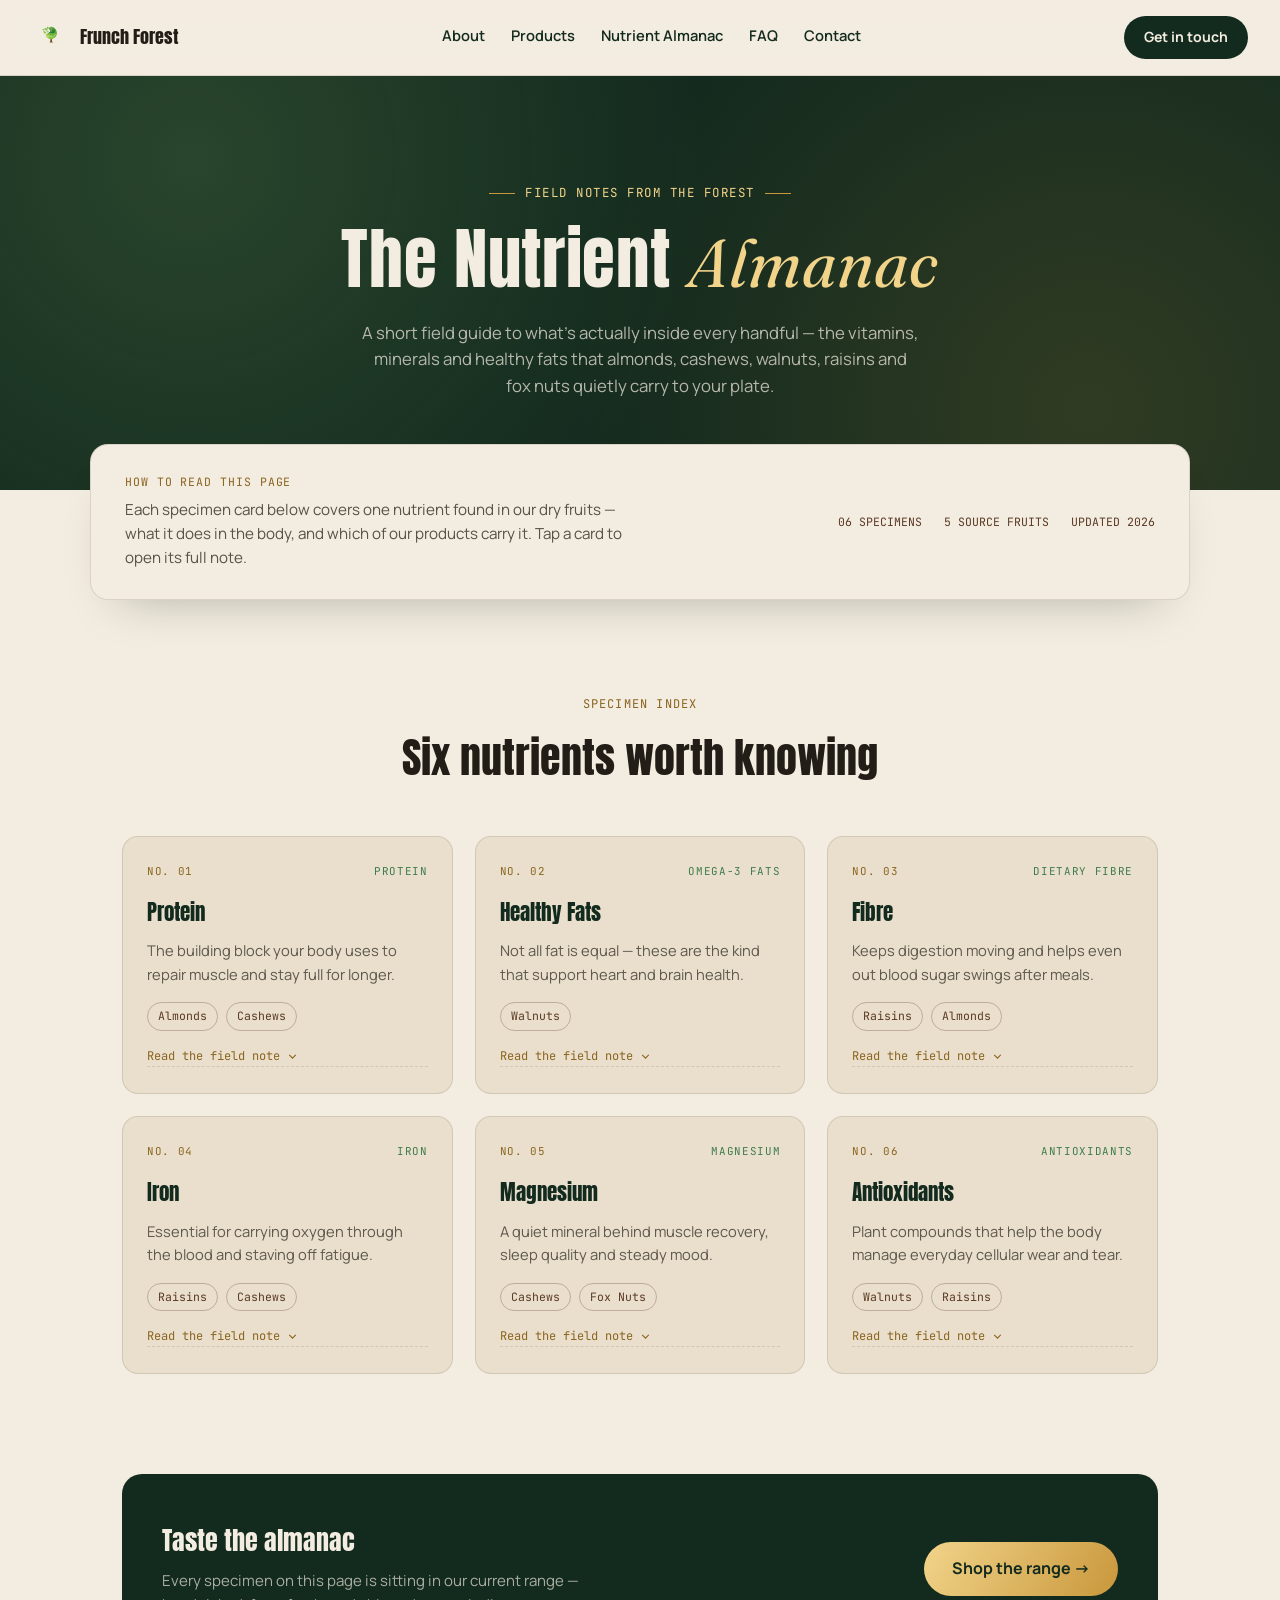
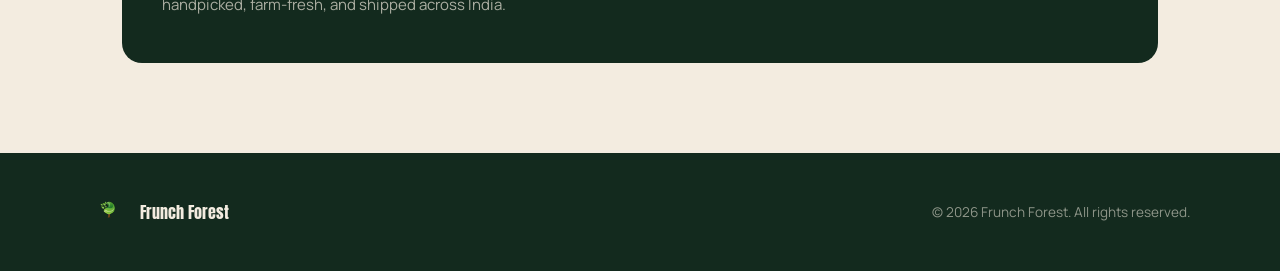
<file: blog.html>
<!DOCTYPE html>
<html lang="en">
<head>
<meta charset="UTF-8">
<meta name="viewport" content="width=device-width, initial-scale=1.0">
<meta name="theme-color" content="#F3ECE0">
<title>The Nutrient Almanac — Frunch Forest</title>
<link rel="preconnect" href="https://fonts.googleapis.com">
<link href="https://fonts.googleapis.com/css2?family=Anton&family=Fraunces:ital,opsz,wght@0,9..144,400;0,9..144,600;1,9..144,500&family=JetBrains+Mono:wght@400;600&family=Manrope:wght@400;500;600;700&display=swap" rel="stylesheet">
<style>
  :root{
    --forest-dark:#132A1E;
    --forest-mid:#3E7C4A;
    --forest-light:#8FBF6E;
    --parchment:#F3ECE0;
    --parchment-deep:#E9DFCC;
    --walnut:#5B3A24;
    --amber:#C9973B;
    --gold-1:#F1D48A;
    --gold-2:#C9973B;
    --gold-3:#8B6420;
    --ink:#221E17;
    --paper-line: rgba(34,30,23,0.12);
  }
  *{box-sizing:border-box; margin:0; padding:0;}
  html{scroll-behavior:smooth;}
  body{
    background:var(--parchment);
    color:var(--ink);
    font-family:'Manrope', sans-serif;
    line-height:1.6;
    overflow-x:hidden;
  }
  .mono{ font-family:'JetBrains Mono', monospace; }
  a{ color:inherit; }
  img{ max-width:100%; display:block; }

  /* ---------- header (matches main site) ---------- */
  header#siteHeader{
    position:sticky; top:0; z-index:50;
    background:rgba(243,236,224,0.92);
    backdrop-filter:blur(10px);
    border-bottom:1px solid var(--paper-line);
  }
  .nav{
    max-width:1280px; margin:0 auto; padding:16px 32px;
    display:flex; align-items:center; justify-content:space-between; gap:24px;
  }
  .nav-brand{ display:flex; align-items:center; gap:10px; font-family:'Anton', sans-serif; font-size:1.1rem; }
  .nav-brand img{ width:38px; height:38px; object-fit:contain; }
  .nav-links{ display:flex; gap:26px; flex-wrap:wrap; }
  .nav-links a{ text-decoration:none; font-size:0.92rem; font-weight:600; color:var(--forest-dark); position:relative; padding-bottom:2px; }
  .nav-links a::after{ content:""; position:absolute; left:0; bottom:-2px; width:0; height:2px; background:var(--amber); transition:width .25s ease; }
  .nav-links a:hover::after{ width:100%; }
  .nav-cta{
    background:var(--forest-dark); color:var(--parchment); text-decoration:none;
    padding:10px 20px; border-radius:100px; font-weight:700; font-size:0.88rem;
    white-space:nowrap; transition:transform .2s ease, background .2s ease;
  }
  .nav-cta:hover{ background:var(--gold-3); transform:translateY(-2px); }
  @media(max-width:860px){ .nav-links{ display:none; } }

  /* ---------- hero ---------- */
  .blog-hero{
    position:relative;
    background:var(--forest-dark);
    color:var(--parchment);
    padding:100px 32px 90px;
    overflow:hidden;
  }
  .blog-hero::before{
    content:"";
    position:absolute; inset:0;
    background-image:
      radial-gradient(circle at 15% 20%, rgba(143,191,110,0.18), transparent 45%),
      radial-gradient(circle at 85% 80%, rgba(201,151,59,0.16), transparent 45%);
    pointer-events:none;
  }
  .blog-hero-wrap{ max-width:820px; margin:0 auto; position:relative; z-index:1; text-align:center; }
  .blog-hero .eyebrow{
    display:inline-flex; align-items:center; gap:10px;
    font-family:'JetBrains Mono', monospace; font-size:0.78rem; letter-spacing:0.12em; text-transform:uppercase;
    color:var(--gold-1); margin-bottom:22px;
  }
  .blog-hero .eyebrow::before, .blog-hero .eyebrow::after{ content:""; width:26px; height:1px; background:var(--gold-2); }
  .blog-hero h1{
    font-family:'Anton', sans-serif; font-weight:400; letter-spacing:0.01em;
    font-size:clamp(2.4rem, 6vw, 4.2rem); line-height:1.02; margin-bottom:22px;
  }
  .blog-hero h1 em{ font-family:'Fraunces', serif; font-style:italic; font-weight:400; color:var(--gold-1); }
  .blog-hero p{ font-size:1.05rem; color:rgba(243,236,224,0.72); max-width:560px; margin:0 auto; }

  /* ---------- almanac intro strip ---------- */
  .almanac-note{
    max-width:1100px; margin:-46px auto 0; position:relative; z-index:2;
    background:var(--parchment); border:1px solid var(--paper-line);
    border-radius:18px; padding:28px 34px;
    display:flex; gap:28px; flex-wrap:wrap; align-items:center; justify-content:space-between;
    box-shadow:0 24px 50px -30px rgba(19,42,30,0.35);
  }
  .almanac-note .k{ font-family:'JetBrains Mono', monospace; font-size:0.72rem; text-transform:uppercase; letter-spacing:0.08em; color:var(--gold-3); display:block; margin-bottom:6px; }
  .almanac-note p{ max-width:520px; color:rgba(34,30,23,0.75); font-size:0.95rem; }
  .almanac-legend{ display:flex; gap:22px; flex-wrap:wrap; }
  .almanac-legend span{ font-family:'JetBrains Mono', monospace; font-size:0.72rem; color:var(--walnut); }

  /* ---------- specimen grid ---------- */
  .specimens{ max-width:1100px; margin:0 auto; padding:90px 32px 60px; }
  .specimens-head{ margin-bottom:44px; text-align:center; }
  .specimens-head span{ font-family:'JetBrains Mono', monospace; font-size:0.75rem; letter-spacing:0.1em; text-transform:uppercase; color:var(--gold-3); }
  .specimens-head h2{ font-family:'Anton', sans-serif; font-weight:400; font-size:clamp(1.8rem,4vw,2.6rem); margin-top:10px; }

  .specimen-grid{ display:grid; grid-template-columns:repeat(3, 1fr); gap:22px; }
  @media(max-width:920px){ .specimen-grid{ grid-template-columns:1fr 1fr; } }
  @media(max-width:620px){ .specimen-grid{ grid-template-columns:1fr; } }

  .specimen-card{
    background:var(--parchment-deep);
    border:1px solid var(--paper-line);
    border-radius:16px;
    padding:26px 24px;
    cursor:pointer;
    position:relative;
    transition:transform .3s ease, box-shadow .3s ease, border-color .3s ease;
  }
  .specimen-card:hover{ transform:translateY(-5px); box-shadow:0 20px 40px -28px rgba(19,42,30,0.4); border-color:rgba(201,151,59,0.5); }
  .specimen-tag{
    display:flex; justify-content:space-between; align-items:center;
    font-family:'JetBrains Mono', monospace; font-size:0.68rem; letter-spacing:0.06em; text-transform:uppercase;
    color:var(--forest-mid); margin-bottom:16px;
  }
  .specimen-tag .no{ color:var(--gold-3); }
  .specimen-card h3{ font-family:'Anton', sans-serif; font-weight:400; font-size:1.3rem; color:var(--forest-dark); margin-bottom:10px; }
  .specimen-card .lede{ font-size:0.92rem; color:rgba(34,30,23,0.7); margin-bottom:16px; }
  .specimen-sources{ display:flex; flex-wrap:wrap; gap:8px; margin-bottom:16px; }
  .specimen-sources span{
    font-size:0.72rem; font-family:'JetBrains Mono', monospace;
    border:1px solid rgba(91,58,36,0.3); color:var(--walnut);
    padding:4px 10px; border-radius:100px;
  }
  .specimen-note{
    max-height:0; overflow:hidden;
    transition:max-height .45s ease, margin-top .45s ease;
    font-size:0.9rem; color:rgba(34,30,23,0.78); border-top:1px dashed var(--paper-line);
  }
  .specimen-card.open .specimen-note{ max-height:220px; margin-top:14px; padding-top:14px; }
  .specimen-toggle{
    font-family:'JetBrains Mono', monospace; font-size:0.75rem; color:var(--gold-3);
    display:flex; align-items:center; gap:6px;
  }
  .specimen-toggle svg{ width:13px; height:13px; transition:transform .3s ease; }
  .specimen-card.open .specimen-toggle svg{ transform:rotate(180deg); }

  /* ---------- reveal on scroll ---------- */
  .reveal{ opacity:0; transform:translateY(24px); transition:opacity .7s ease, transform .7s ease; }
  .reveal.in{ opacity:1; transform:translateY(0); }

  /* ---------- closing cta ---------- */
  .blog-cta{
    max-width:1100px; margin:40px auto 90px; padding:0 32px;
  }
  .blog-cta-inner{
    background:var(--forest-dark); color:var(--parchment);
    border-radius:20px; padding:46px 40px;
    display:flex; align-items:center; justify-content:space-between; gap:28px; flex-wrap:wrap;
  }
  .blog-cta h3{ font-family:'Anton', sans-serif; font-weight:400; font-size:1.6rem; margin-bottom:8px; }
  .blog-cta p{ color:rgba(243,236,224,0.68); font-size:0.94rem; max-width:420px; }
  .blog-cta a{
    background:linear-gradient(120deg, var(--gold-1), var(--gold-2));
    color:var(--forest-dark); text-decoration:none; font-weight:700;
    padding:14px 28px; border-radius:100px; white-space:nowrap;
    transition:transform .2s ease;
  }
  .blog-cta a:hover{ transform:translateY(-2px); }

  /* ---------- footer (trimmed, matches main site) ---------- */
  footer{ background:var(--forest-dark); color:var(--parchment); padding:40px 32px; }
  .footer-wrap{ max-width:1100px; margin:0 auto; display:flex; justify-content:space-between; align-items:center; gap:20px; flex-wrap:wrap; }
  .footer-brand-mini{ display:flex; align-items:center; gap:12px; }
  .footer-brand-mini img{ width:38px; height:38px; object-fit:contain; }
  .footer-brand-mini span{ font-family:'Anton', sans-serif; font-size:1rem; }
  footer p{ color:rgba(243,236,224,0.55); font-size:0.85rem; }
</style>
</head>
<body>

<header id="siteHeader">
  <div class="nav">
    <div class="nav-brand">
      <img src="./image/logo.png" alt="Frunch Forest Logo">
      <span>Frunch Forest</span>
    </div>
    <nav class="nav-links">
      <a href="./index.html#about">About</a>
      <a href="./index.html#products">Products</a>
      <a href="./blog.html">Nutrient Almanac</a>
      <a href="./index.html#faq">FAQ</a>
      <a href="./index.html#contact">Contact</a>
    </nav>
    <a class="nav-cta" href="./index.html#contact">Get in touch</a>
  </div>
</header>

<section class="blog-hero">
  <div class="blog-hero-wrap">
    <span class="eyebrow">Field Notes From The Forest</span>
    <h1>The Nutrient <em>Almanac</em></h1>
    <p>A short field guide to what's actually inside every handful — the vitamins, minerals and healthy fats that almonds, cashews, walnuts, raisins and fox nuts quietly carry to your plate.</p>
  </div>
</section>

<div class="almanac-note reveal">
  <div>
    <span class="k">How to read this page</span>
    <p>Each specimen card below covers one nutrient found in our dry fruits — what it does in the body, and which of our products carry it. Tap a card to open its full note.</p>
  </div>
  <div class="almanac-legend">
    <span>06 SPECIMENS</span>
    <span>5 SOURCE FRUITS</span>
    <span>UPDATED 2026</span>
  </div>
</div>

<section class="specimens">
  <div class="specimens-head reveal">
    <span>Specimen Index</span>
    <h2>Six nutrients worth knowing</h2>
  </div>

  <div class="specimen-grid">

    <div class="specimen-card reveal" onclick="this.classList.toggle('open')">
      <div class="specimen-tag"><span class="no">NO. 01</span><span>PROTEIN</span></div>
      <h3>Protein</h3>
      <p class="lede">The building block your body uses to repair muscle and stay full for longer.</p>
      <div class="specimen-sources"><span>Almonds</span><span>Cashews</span></div>
      <div class="specimen-toggle">Read the field note <svg viewBox="0 0 24 24" fill="none" stroke="currentColor" stroke-width="2"><polyline points="6 9 12 15 18 9"></polyline></svg></div>
      <div class="specimen-note">
        <p>A small handful of almonds or cashews carries a meaningful dose of plant protein alongside fibre, which is why they curb hunger far better than a snack of refined carbs. Pair them with a fruit or yoghurt for a more complete amino acid profile.</p>
      </div>
    </div>

    <div class="specimen-card reveal" onclick="this.classList.toggle('open')">
      <div class="specimen-tag"><span class="no">NO. 02</span><span>OMEGA-3 FATS</span></div>
      <h3>Healthy Fats</h3>
      <p class="lede">Not all fat is equal — these are the kind that support heart and brain health.</p>
      <div class="specimen-sources"><span>Walnuts</span></div>
      <div class="specimen-toggle">Read the field note <svg viewBox="0 0 24 24" fill="none" stroke="currentColor" stroke-width="2"><polyline points="6 9 12 15 18 9"></polyline></svg></div>
      <div class="specimen-note">
        <p>Walnuts are one of the few plant sources with a genuinely useful amount of alpha-linolenic acid, a plant-based omega-3. Regularly including a few walnuts in the diet is commonly associated with better cholesterol balance and steadier energy through the day.</p>
      </div>
    </div>

    <div class="specimen-card reveal" onclick="this.classList.toggle('open')">
      <div class="specimen-tag"><span class="no">NO. 03</span><span>DIETARY FIBRE</span></div>
      <h3>Fibre</h3>
      <p class="lede">Keeps digestion moving and helps even out blood sugar swings after meals.</p>
      <div class="specimen-sources"><span>Raisins</span><span>Almonds</span></div>
      <div class="specimen-toggle">Read the field note <svg viewBox="0 0 24 24" fill="none" stroke="currentColor" stroke-width="2"><polyline points="6 9 12 15 18 9"></polyline></svg></div>
      <div class="specimen-note">
        <p>Because raisins concentrate the fibre of fresh grapes into a smaller bite, a small portion goes a long way toward daily fibre needs. Combined with almond skins, which carry their own fibre and antioxidants, this pairing is a simple way to support gut health.</p>
      </div>
    </div>

    <div class="specimen-card reveal" onclick="this.classList.toggle('open')">
      <div class="specimen-tag"><span class="no">NO. 04</span><span>IRON</span></div>
      <h3>Iron</h3>
      <p class="lede">Essential for carrying oxygen through the blood and staving off fatigue.</p>
      <div class="specimen-sources"><span>Raisins</span><span>Cashews</span></div>
      <div class="specimen-toggle">Read the field note <svg viewBox="0 0 24 24" fill="none" stroke="currentColor" stroke-width="2"><polyline points="6 9 12 15 18 9"></polyline></svg></div>
      <div class="specimen-note">
        <p>Raisins and cashews both carry non-heme iron, the plant-based form the body absorbs best when paired with vitamin C. A squeeze of lemon over a trail mix, or eating them alongside citrus, helps the body take up more of it.</p>
      </div>
    </div>

    <div class="specimen-card reveal" onclick="this.classList.toggle('open')">
      <div class="specimen-tag"><span class="no">NO. 05</span><span>MAGNESIUM</span></div>
      <h3>Magnesium</h3>
      <p class="lede">A quiet mineral behind muscle recovery, sleep quality and steady mood.</p>
      <div class="specimen-sources"><span>Cashews</span><span>Fox Nuts</span></div>
      <div class="specimen-toggle">Read the field note <svg viewBox="0 0 24 24" fill="none" stroke="currentColor" stroke-width="2"><polyline points="6 9 12 15 18 9"></polyline></svg></div>
      <div class="specimen-note">
        <p>Cashews are one of the more magnesium-dense nuts, and roasted fox nuts (makhana) add their own light, low-fat contribution. Together they make an easy evening snack that doesn't sit heavy before bed.</p>
      </div>
    </div>

    <div class="specimen-card reveal" onclick="this.classList.toggle('open')">
      <div class="specimen-tag"><span class="no">NO. 06</span><span>ANTIOXIDANTS</span></div>
      <h3>Antioxidants</h3>
      <p class="lede">Plant compounds that help the body manage everyday cellular wear and tear.</p>
      <div class="specimen-sources"><span>Walnuts</span><span>Raisins</span></div>
      <div class="specimen-toggle">Read the field note <svg viewBox="0 0 24 24" fill="none" stroke="currentColor" stroke-width="2"><polyline points="6 9 12 15 18 9"></polyline></svg></div>
      <div class="specimen-note">
        <p>The thin brown skin on a walnut and the dark skin of a raisin both concentrate polyphenols — so resist the urge to peel them. Left whole, both snacks do double duty as flavour and quiet cellular support.</p>
      </div>
    </div>

  </div>
</section>

<div class="blog-cta reveal">
  <div class="blog-cta-inner">
    <div>
      <h3>Taste the almanac</h3>
      <p>Every specimen on this page is sitting in our current range — handpicked, farm-fresh, and shipped across India.</p>
    </div>
    <a href="./index.html#products">Shop the range →</a>
  </div>
</div>

<footer>
  <div class="footer-wrap">
    <div class="footer-brand-mini">
      <img src="./image/logo.png" alt="Frunch Forest Logo">
      <span>Frunch Forest</span>
    </div>
    <p>© 2026 Frunch Forest. All rights reserved.</p>
  </div>
</footer>

<script>
  const revealEls = document.querySelectorAll('.reveal');
  const io = new IntersectionObserver((entries)=>{
    entries.forEach(e=>{ if(e.isIntersecting){ e.target.classList.add('in'); io.unobserve(e.target); } });
  }, { threshold:0.15 });
  revealEls.forEach(el=> io.observe(el));
</script>

</body>
</html>
</file>
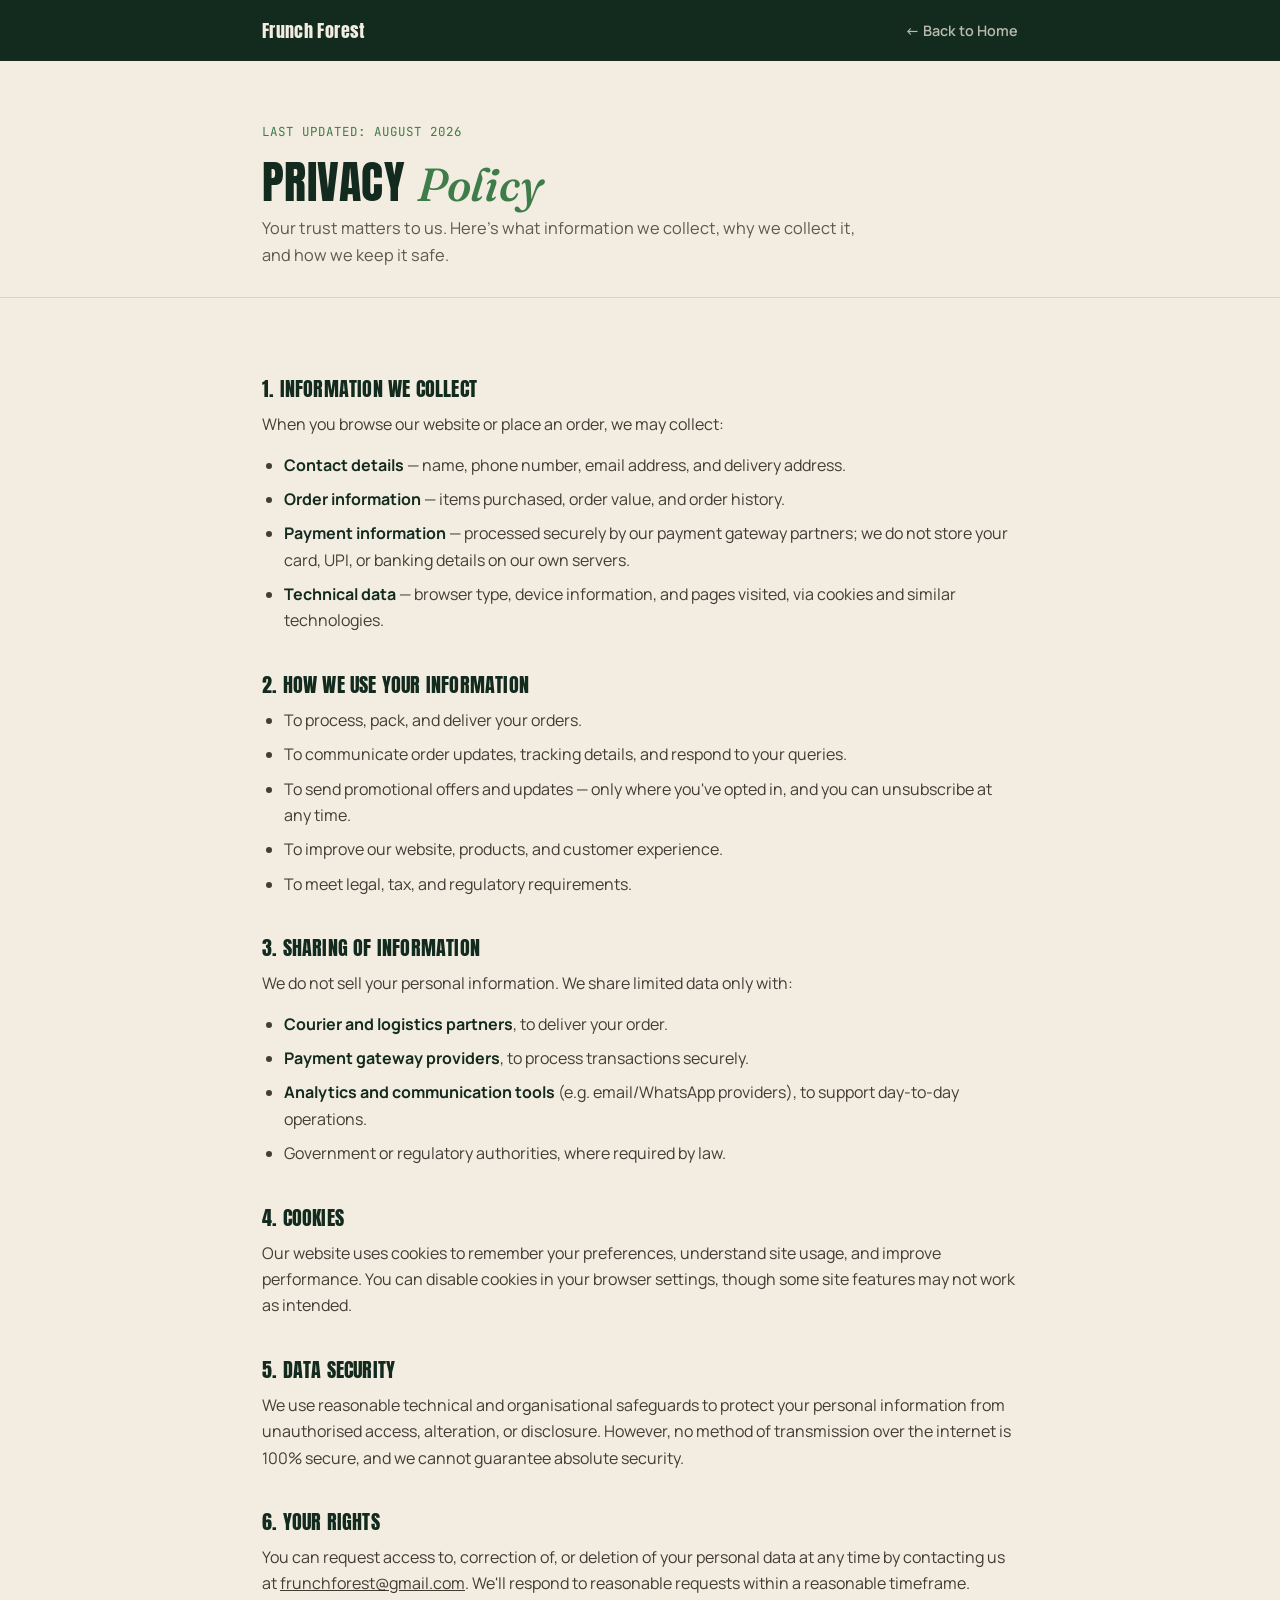
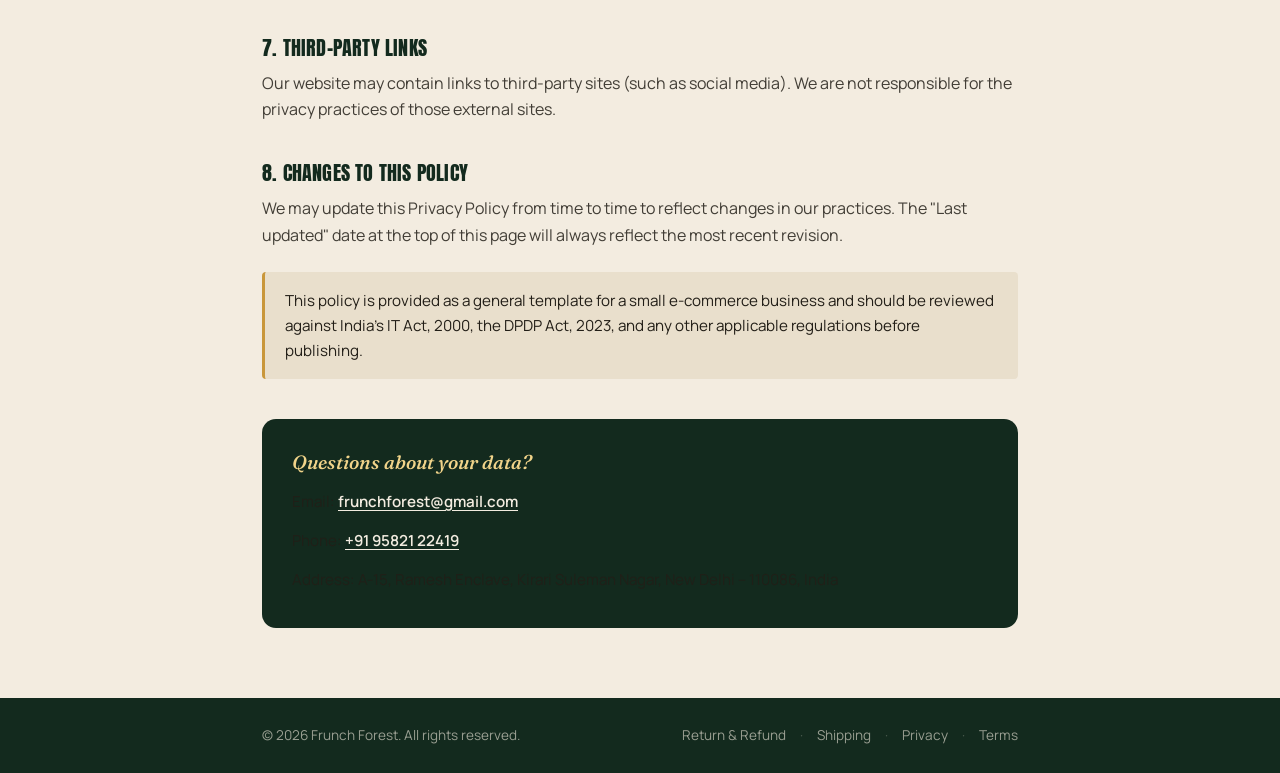
<file: privacy-policy.html>
<!DOCTYPE html>
<html lang="en">
<head>
<meta charset="UTF-8">
<meta name="viewport" content="width=device-width, initial-scale=1.0">
<meta name="theme-color" content="#F3ECE0">
<title>Privacy Policy — Frunch Forest</title>
<link rel="preconnect" href="https://fonts.googleapis.com">
<link href="https://fonts.googleapis.com/css2?family=Anton&family=Fraunces:ital,opsz,wght@0,9..144,400;0,9..144,600;1,9..144,500&family=JetBrains+Mono:wght@400;600&family=Manrope:wght@400;500;600;700&display=swap" rel="stylesheet">
<style>
  :root{
    --forest-dark:#132A1E; --forest-mid:#3E7C4A; --forest-light:#8FBF6E;
    --parchment:#F3ECE0; --parchment-deep:#E9DFCC; --walnut:#5B3A24;
    --amber:#C9973B; --gold-1:#F1D48A; --gold-2:#C9973B; --gold-3:#8B6420;
    --ink:#221E17; --paper-line: rgba(34,30,23,0.12);
  }
  *{box-sizing:border-box; margin:0; padding:0;}
  body{background:var(--parchment); color:var(--ink); font-family:'Manrope', sans-serif; line-height:1.65;}
  a{color:inherit;}
  .wrap{max-width:820px; margin:0 auto; padding:0 32px;}
  @media (max-width:640px){ .wrap{padding:0 20px;} }
  h1,h2{font-family:'Anton', sans-serif; font-weight:400; text-transform:uppercase; letter-spacing:0.01em; line-height:1.05; color:var(--forest-dark);}
  h1{font-size:clamp(2rem,5vw,2.9rem); margin-bottom:6px;}
  h2{font-size:1.25rem; margin:34px 0 12px; padding-top:6px;}
  .accent-serif{font-family:'Fraunces', serif; font-style:italic; font-weight:500; text-transform:none; letter-spacing:0; color:var(--forest-mid);}
  .mono{font-family:'JetBrains Mono', monospace;}

  .topbar{background:var(--forest-dark); padding:16px 0;}
  .topbar .wrap{display:flex; align-items:center; justify-content:space-between;}
  .brand{display:flex; align-items:center; gap:10px; text-decoration:none; color:var(--parchment);}
  .brand .name{font-family:'Anton', sans-serif; font-size:1.1rem; letter-spacing:0.02em;}
  .back-link{color:rgba(243,236,224,0.75); text-decoration:none; font-size:0.9rem; font-weight:600; display:flex; align-items:center; gap:6px; transition:color .2s ease;}
  .back-link:hover{color:var(--gold-1);}

  .policy-hero{padding:56px 0 28px; border-bottom:1px solid var(--paper-line);}
  .policy-hero .updated{font-family:'JetBrains Mono', monospace; font-size:0.78rem; text-transform:uppercase; letter-spacing:0.08em; color:var(--forest-mid); margin-bottom:14px; display:inline-block;}
  .policy-hero p.lede{max-width:60ch; color:rgba(34,30,23,0.72); font-size:1.02rem;}

  .policy-body{padding:40px 0 70px;}
  .policy-body p{margin-bottom:14px; color:rgba(34,30,23,0.85);}
  .policy-body ul{margin:0 0 18px 22px;}
  .policy-body li{margin-bottom:8px; color:rgba(34,30,23,0.85);}
  .policy-body strong{color:var(--forest-dark);}
  .note-box{background:var(--parchment-deep); border-left:3px solid var(--amber); padding:16px 20px; border-radius:4px; margin:24px 0; font-size:0.95rem;}

  .contact-box{background:var(--forest-dark); color:var(--parchment); border-radius:14px; padding:28px 30px; margin-top:40px;}
  .contact-box h3{font-family:'Fraunces', serif; font-style:italic; font-weight:500; font-size:1.2rem; margin-bottom:10px; color:var(--gold-1);}
  .contact-box a{color:var(--parchment); font-weight:600; text-decoration:underline; text-underline-offset:3px;}
  .contact-box ul{list-style:none; margin:0; display:flex; flex-direction:column; gap:6px; font-size:0.95rem;}

  footer.mini-footer{background:var(--forest-dark); color:rgba(243,236,224,0.6); padding:26px 0; font-size:0.85rem;}
  footer.mini-footer .wrap{display:flex; align-items:center; justify-content:space-between; flex-wrap:wrap; gap:10px;}
  footer.mini-footer a{color:rgba(243,236,224,0.6); text-decoration:none;}
  footer.mini-footer a:hover{color:var(--gold-1);}
  footer.mini-footer .legal-links{display:flex; gap:14px; flex-wrap:wrap;}
  footer.mini-footer .legal-links span{color:rgba(243,236,224,0.25);}
</style>
</head>
<body>

<div class="topbar">
  <div class="wrap">
    <a class="brand" href="./index.html"><span class="name">Frunch Forest</span></a>
    <a class="back-link" href="./index.html">← Back to Home</a>
  </div>
</div>

<section class="policy-hero">
  <div class="wrap">
    <span class="updated mono">Last updated: August 2026</span>
    <h1>Privacy <span class="accent-serif">Policy</span></h1>
    <p class="lede">Your trust matters to us. Here's what information we collect, why we collect it, and how we keep it safe.</p>
  </div>
</section>

<section class="policy-body">
  <div class="wrap">

    <h2>1. Information We Collect</h2>
    <p>When you browse our website or place an order, we may collect:</p>
    <ul>
      <li><strong>Contact details</strong> — name, phone number, email address, and delivery address.</li>
      <li><strong>Order information</strong> — items purchased, order value, and order history.</li>
      <li><strong>Payment information</strong> — processed securely by our payment gateway partners; we do not store your card, UPI, or banking details on our own servers.</li>
      <li><strong>Technical data</strong> — browser type, device information, and pages visited, via cookies and similar technologies.</li>
    </ul>

    <h2>2. How We Use Your Information</h2>
    <ul>
      <li>To process, pack, and deliver your orders.</li>
      <li>To communicate order updates, tracking details, and respond to your queries.</li>
      <li>To send promotional offers and updates — only where you've opted in, and you can unsubscribe at any time.</li>
      <li>To improve our website, products, and customer experience.</li>
      <li>To meet legal, tax, and regulatory requirements.</li>
    </ul>

    <h2>3. Sharing of Information</h2>
    <p>We do not sell your personal information. We share limited data only with:</p>
    <ul>
      <li><strong>Courier and logistics partners</strong>, to deliver your order.</li>
      <li><strong>Payment gateway providers</strong>, to process transactions securely.</li>
      <li><strong>Analytics and communication tools</strong> (e.g. email/WhatsApp providers), to support day-to-day operations.</li>
      <li>Government or regulatory authorities, where required by law.</li>
    </ul>

    <h2>4. Cookies</h2>
    <p>Our website uses cookies to remember your preferences, understand site usage, and improve performance. You can disable cookies in your browser settings, though some site features may not work as intended.</p>

    <h2>5. Data Security</h2>
    <p>We use reasonable technical and organisational safeguards to protect your personal information from unauthorised access, alteration, or disclosure. However, no method of transmission over the internet is 100% secure, and we cannot guarantee absolute security.</p>

    <h2>6. Your Rights</h2>
    <p>You can request access to, correction of, or deletion of your personal data at any time by contacting us at <a href="mailto:frunchforest@gmail.com">frunchforest@gmail.com</a>. We'll respond to reasonable requests within a reasonable timeframe.</p>

    <h2>7. Third-Party Links</h2>
    <p>Our website may contain links to third-party sites (such as social media). We are not responsible for the privacy practices of those external sites.</p>

    <h2>8. Changes to This Policy</h2>
    <p>We may update this Privacy Policy from time to time to reflect changes in our practices. The "Last updated" date at the top of this page will always reflect the most recent revision.</p>

    <div class="note-box">This policy is provided as a general template for a small e-commerce business and should be reviewed against India's IT Act, 2000, the DPDP Act, 2023, and any other applicable regulations before publishing.</div>

    <div class="contact-box">
      <h3>Questions about your data?</h3>
      <ul>
        <li>Email: <a href="mailto:frunchforest@gmail.com">frunchforest@gmail.com</a></li>
        <li>Phone: <a href="tel:+919582122419">+91 95821 22419</a></li>
        <li>Address: A-15, Ramesh Enclave, Kirari Suleman Nagar, New Delhi – 110086, India</li>
      </ul>
    </div>

  </div>
</section>

<footer class="mini-footer">
  <div class="wrap">
    <span>© 2026 Frunch Forest. All rights reserved.</span>
    <span class="legal-links">
      <a href="./return-refund-policy.html">Return &amp; Refund</a><span>·</span>
      <a href="./shipping-policy.html">Shipping</a><span>·</span>
      <a href="./privacy-policy.html">Privacy</a><span>·</span>
      <a href="./terms-and-conditions.html">Terms</a>
    </span>
  </div>
</footer>

</body>
</html>
</file>
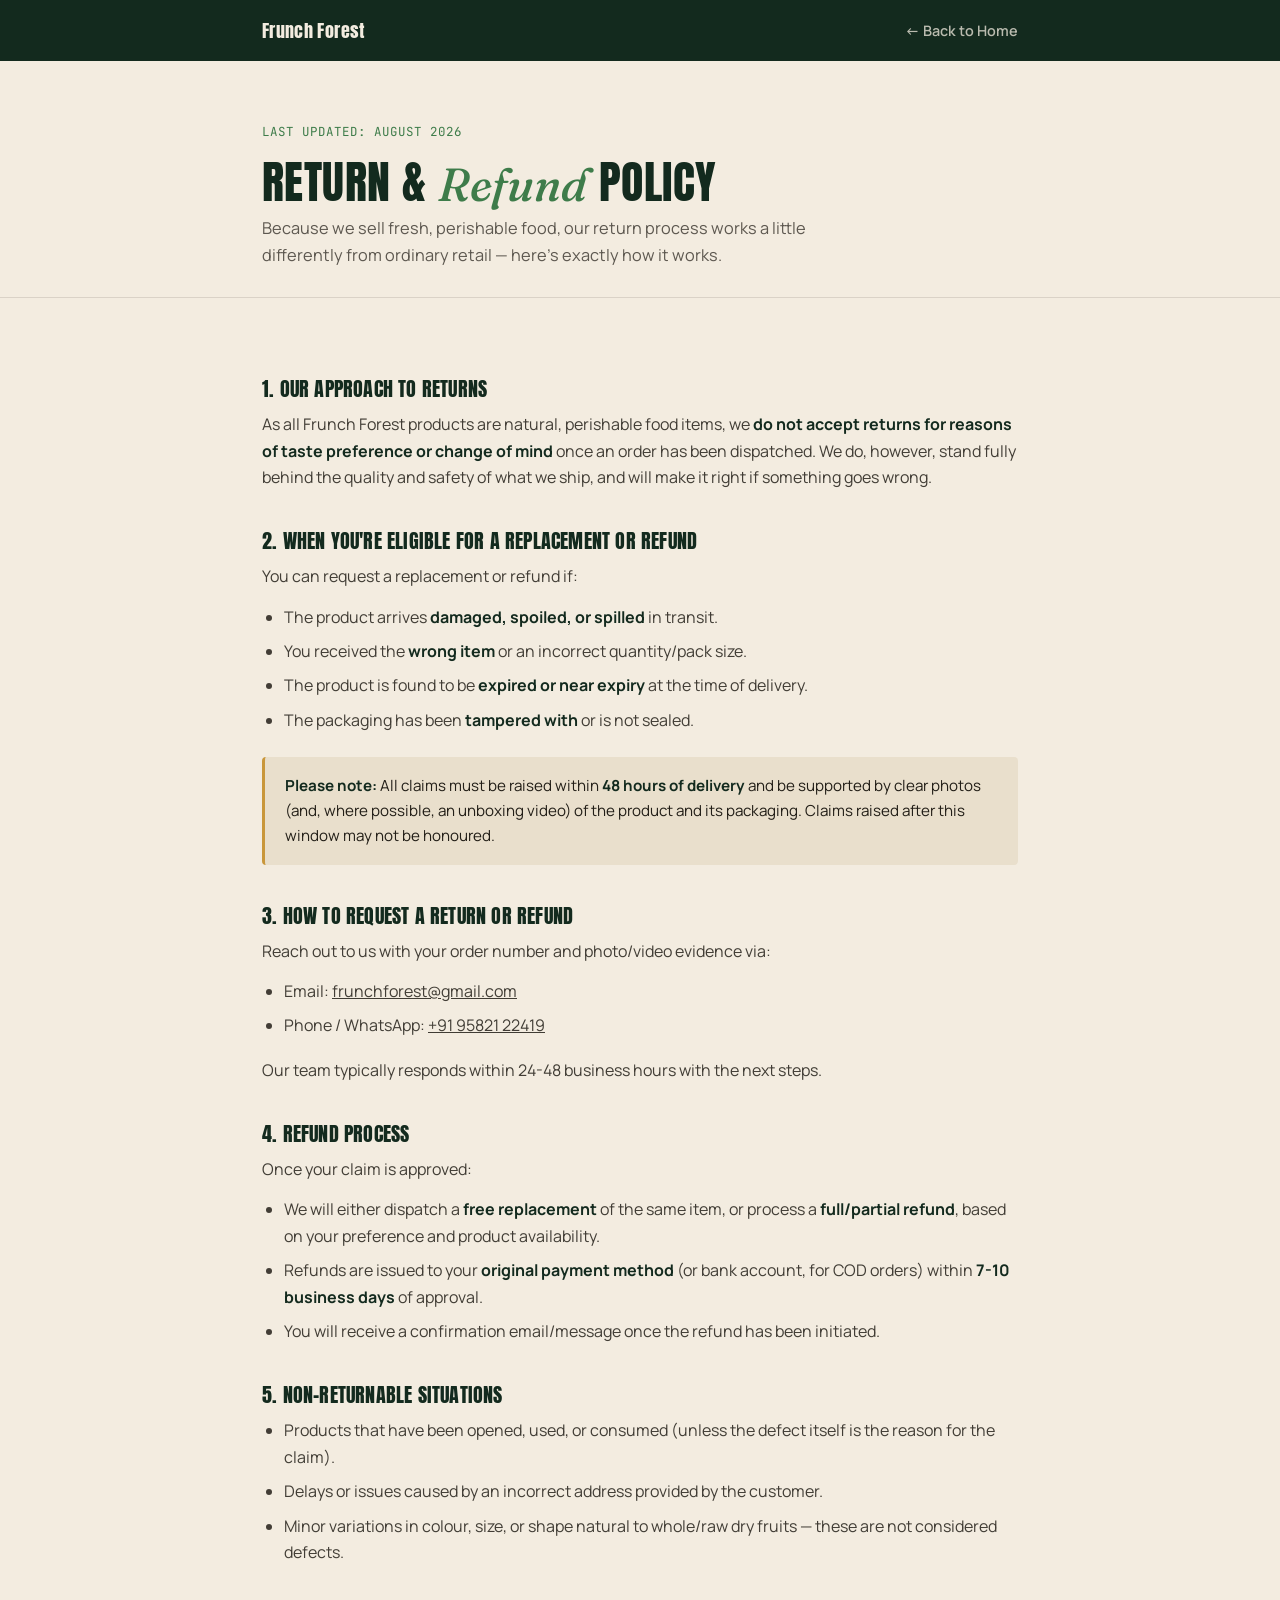
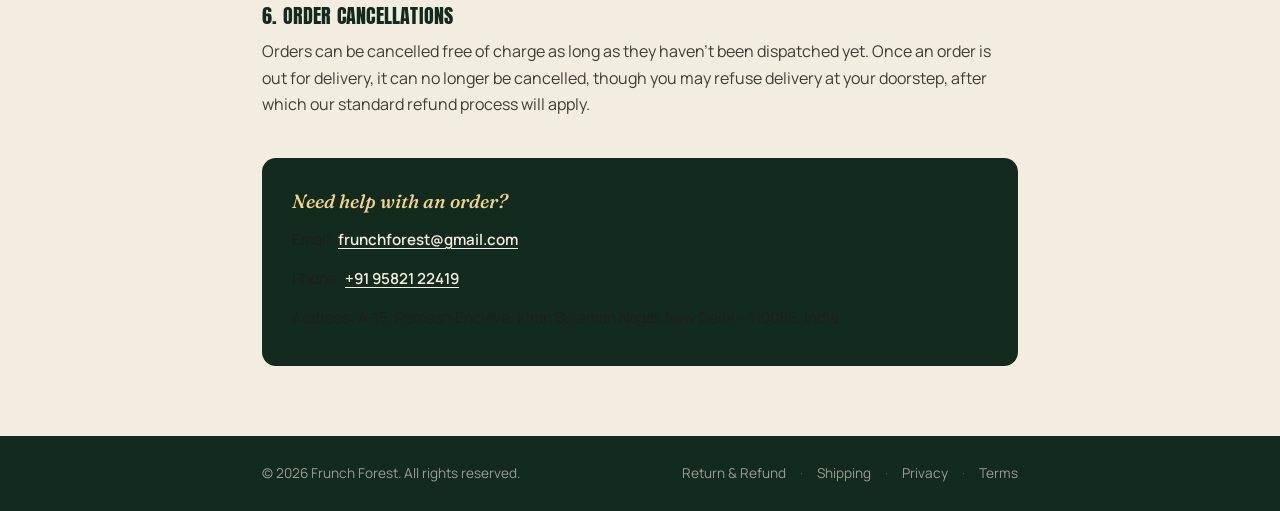
<file: return-refund-policy.html>
<!DOCTYPE html>
<html lang="en">
<head>
<meta charset="UTF-8">
<meta name="viewport" content="width=device-width, initial-scale=1.0">
<meta name="theme-color" content="#F3ECE0">
<title>Return &amp; Refund Policy — Frunch Forest</title>
<link rel="preconnect" href="https://fonts.googleapis.com">
<link href="https://fonts.googleapis.com/css2?family=Anton&family=Fraunces:ital,opsz,wght@0,9..144,400;0,9..144,600;1,9..144,500&family=JetBrains+Mono:wght@400;600&family=Manrope:wght@400;500;600;700&display=swap" rel="stylesheet">
<style>
  :root{
    --forest-dark:#132A1E; --forest-mid:#3E7C4A; --forest-light:#8FBF6E;
    --parchment:#F3ECE0; --parchment-deep:#E9DFCC; --walnut:#5B3A24;
    --amber:#C9973B; --gold-1:#F1D48A; --gold-2:#C9973B; --gold-3:#8B6420;
    --ink:#221E17; --paper-line: rgba(34,30,23,0.12);
  }
  *{box-sizing:border-box; margin:0; padding:0;}
  body{background:var(--parchment); color:var(--ink); font-family:'Manrope', sans-serif; line-height:1.65;}
  a{color:inherit;}
  .wrap{max-width:820px; margin:0 auto; padding:0 32px;}
  @media (max-width:640px){ .wrap{padding:0 20px;} }
  h1,h2{font-family:'Anton', sans-serif; font-weight:400; text-transform:uppercase; letter-spacing:0.01em; line-height:1.05; color:var(--forest-dark);}
  h1{font-size:clamp(2rem,5vw,2.9rem); margin-bottom:6px;}
  h2{font-size:1.25rem; margin:34px 0 12px; padding-top:6px;}
  .accent-serif{font-family:'Fraunces', serif; font-style:italic; font-weight:500; text-transform:none; letter-spacing:0; color:var(--forest-mid);}
  .mono{font-family:'JetBrains Mono', monospace;}

  /* top bar */
  .topbar{background:var(--forest-dark); padding:16px 0;}
  .topbar .wrap{display:flex; align-items:center; justify-content:space-between;}
  .brand{display:flex; align-items:center; gap:10px; text-decoration:none; color:var(--parchment);}
  .brand .name{font-family:'Anton', sans-serif; font-size:1.1rem; letter-spacing:0.02em;}
  .back-link{color:rgba(243,236,224,0.75); text-decoration:none; font-size:0.9rem; font-weight:600; display:flex; align-items:center; gap:6px; transition:color .2s ease;}
  .back-link:hover{color:var(--gold-1);}

  /* hero */
  .policy-hero{padding:56px 0 28px; border-bottom:1px solid var(--paper-line);}
  .policy-hero .updated{font-family:'JetBrains Mono', monospace; font-size:0.78rem; text-transform:uppercase; letter-spacing:0.08em; color:var(--forest-mid); margin-bottom:14px; display:inline-block;}
  .policy-hero p.lede{max-width:60ch; color:rgba(34,30,23,0.72); font-size:1.02rem;}

  /* content */
  .policy-body{padding:40px 0 70px;}
  .policy-body p{margin-bottom:14px; color:rgba(34,30,23,0.85);}
  .policy-body ul{margin:0 0 18px 22px;}
  .policy-body li{margin-bottom:8px; color:rgba(34,30,23,0.85);}
  .policy-body strong{color:var(--forest-dark);}
  .note-box{
    background:var(--parchment-deep); border-left:3px solid var(--amber);
    padding:16px 20px; border-radius:4px; margin:24px 0; font-size:0.95rem;
  }
  .contact-box{
    background:var(--forest-dark); color:var(--parchment); border-radius:14px;
    padding:28px 30px; margin-top:40px;
  }
  .contact-box h3{font-family:'Fraunces', serif; font-style:italic; font-weight:500; font-size:1.2rem; margin-bottom:10px; color:var(--gold-1);}
  .contact-box a{color:var(--parchment); font-weight:600; text-decoration:underline; text-underline-offset:3px;}
  .contact-box ul{list-style:none; margin:0; display:flex; flex-direction:column; gap:6px; font-size:0.95rem;}

  /* footer */
  footer.mini-footer{background:var(--forest-dark); color:rgba(243,236,224,0.6); padding:26px 0; font-size:0.85rem;}
  footer.mini-footer .wrap{display:flex; align-items:center; justify-content:space-between; flex-wrap:wrap; gap:10px;}
  footer.mini-footer a{color:rgba(243,236,224,0.6); text-decoration:none;}
  footer.mini-footer a:hover{color:var(--gold-1);}
  footer.mini-footer .legal-links{display:flex; gap:14px; flex-wrap:wrap;}
  footer.mini-footer .legal-links span{color:rgba(243,236,224,0.25);}
</style>
</head>
<body>

<div class="topbar">
  <div class="wrap">
    <a class="brand" href="./index.html">
      <span class="name">Frunch Forest</span>
    </a>
    <a class="back-link" href="./index.html">← Back to Home</a>
  </div>
</div>

<section class="policy-hero">
  <div class="wrap">
    <span class="updated mono">Last updated: August 2026</span>
    <h1>Return &amp; <span class="accent-serif">Refund</span> Policy</h1>
    <p class="lede">Because we sell fresh, perishable food, our return process works a little differently from ordinary retail — here's exactly how it works.</p>
  </div>
</section>

<section class="policy-body">
  <div class="wrap">

    <h2>1. Our Approach to Returns</h2>
    <p>As all Frunch Forest products are natural, perishable food items, we <strong>do not accept returns for reasons of taste preference or change of mind</strong> once an order has been dispatched. We do, however, stand fully behind the quality and safety of what we ship, and will make it right if something goes wrong.</p>

    <h2>2. When You're Eligible for a Replacement or Refund</h2>
    <p>You can request a replacement or refund if:</p>
    <ul>
      <li>The product arrives <strong>damaged, spoiled, or spilled</strong> in transit.</li>
      <li>You received the <strong>wrong item</strong> or an incorrect quantity/pack size.</li>
      <li>The product is found to be <strong>expired or near expiry</strong> at the time of delivery.</li>
      <li>The packaging has been <strong>tampered with</strong> or is not sealed.</li>
    </ul>

    <div class="note-box">
      <strong>Please note:</strong> All claims must be raised within <strong>48 hours of delivery</strong> and be supported by clear photos (and, where possible, an unboxing video) of the product and its packaging. Claims raised after this window may not be honoured.
    </div>

    <h2>3. How to Request a Return or Refund</h2>
    <p>Reach out to us with your order number and photo/video evidence via:</p>
    <ul>
      <li>Email: <a href="mailto:frunchforest@gmail.com">frunchforest@gmail.com</a></li>
      <li>Phone / WhatsApp: <a href="https://wa.me/919582122419">+91 95821 22419</a></li>
    </ul>
    <p>Our team typically responds within 24-48 business hours with the next steps.</p>

    <h2>4. Refund Process</h2>
    <p>Once your claim is approved:</p>
    <ul>
      <li>We will either dispatch a <strong>free replacement</strong> of the same item, or process a <strong>full/partial refund</strong>, based on your preference and product availability.</li>
      <li>Refunds are issued to your <strong>original payment method</strong> (or bank account, for COD orders) within <strong>7-10 business days</strong> of approval.</li>
      <li>You will receive a confirmation email/message once the refund has been initiated.</li>
    </ul>

    <h2>5. Non-Returnable Situations</h2>
    <ul>
      <li>Products that have been opened, used, or consumed (unless the defect itself is the reason for the claim).</li>
      <li>Delays or issues caused by an incorrect address provided by the customer.</li>
      <li>Minor variations in colour, size, or shape natural to whole/raw dry fruits — these are not considered defects.</li>
    </ul>

    <h2>6. Order Cancellations</h2>
    <p>Orders can be cancelled free of charge as long as they haven't been dispatched yet. Once an order is out for delivery, it can no longer be cancelled, though you may refuse delivery at your doorstep, after which our standard refund process will apply.</p>

    <div class="contact-box">
      <h3>Need help with an order?</h3>
      <ul>
        <li>Email: <a href="mailto:frunchforest@gmail.com">frunchforest@gmail.com</a></li>
        <li>Phone: <a href="tel:+919582122419">+91 95821 22419</a></li>
        <li>Address: A-15, Ramesh Enclave, Kirari Suleman Nagar, New Delhi – 110086, India</li>
      </ul>
    </div>

  </div>
</section>

<footer class="mini-footer">
  <div class="wrap">
    <span>© 2026 Frunch Forest. All rights reserved.</span>
    <span class="legal-links">
      <a href="./return-refund-policy.html">Return &amp; Refund</a><span>·</span>
      <a href="./shipping-policy.html">Shipping</a><span>·</span>
      <a href="./privacy-policy.html">Privacy</a><span>·</span>
      <a href="./terms-and-conditions.html">Terms</a>
    </span>
  </div>
</footer>

</body>
</html>
</file>
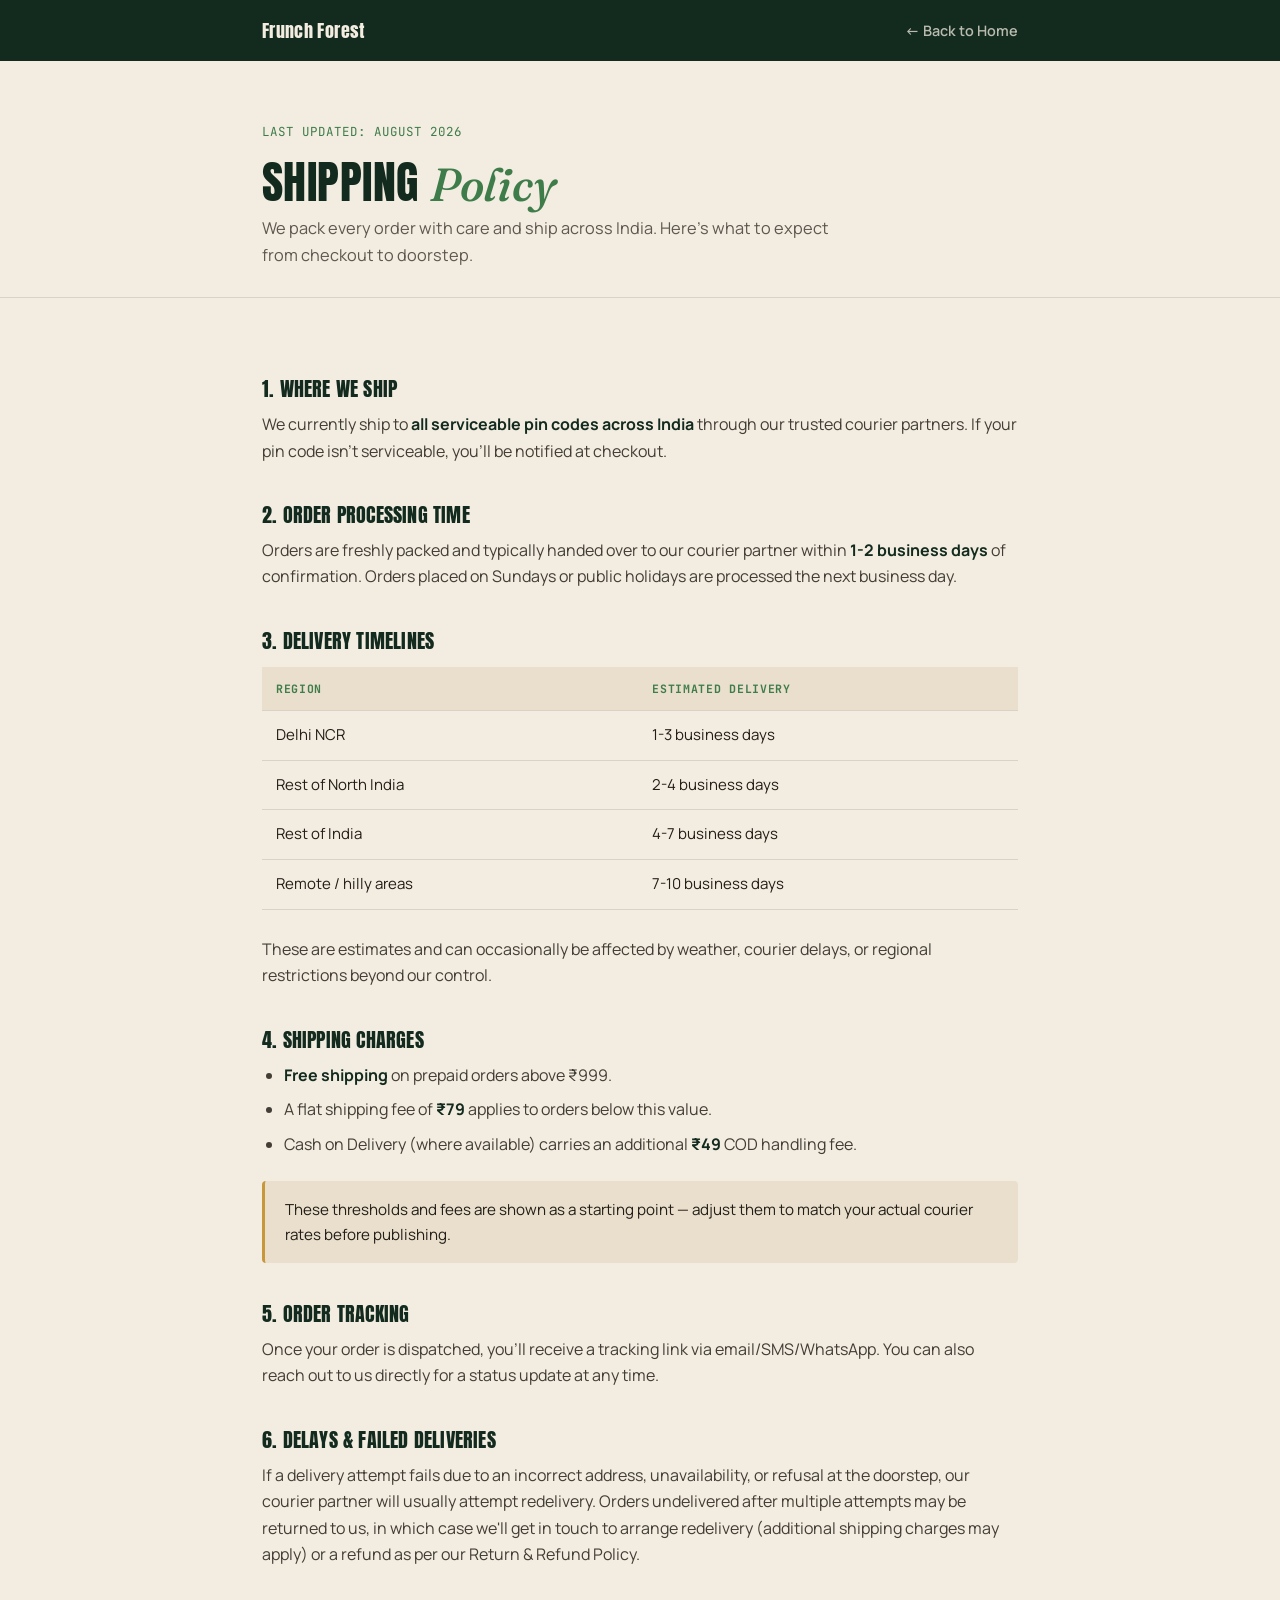
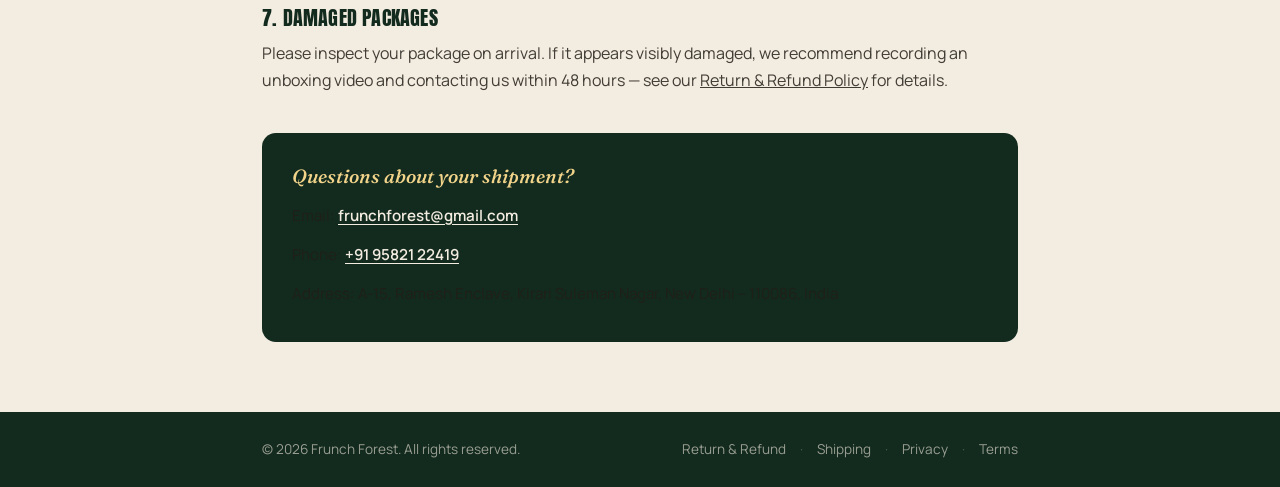
<file: shipping-policy.html>
<!DOCTYPE html>
<html lang="en">
<head>
<meta charset="UTF-8">
<meta name="viewport" content="width=device-width, initial-scale=1.0">
<meta name="theme-color" content="#F3ECE0">
<title>Shipping Policy — Frunch Forest</title>
<link rel="preconnect" href="https://fonts.googleapis.com">
<link href="https://fonts.googleapis.com/css2?family=Anton&family=Fraunces:ital,opsz,wght@0,9..144,400;0,9..144,600;1,9..144,500&family=JetBrains+Mono:wght@400;600&family=Manrope:wght@400;500;600;700&display=swap" rel="stylesheet">
<style>
  :root{
    --forest-dark:#132A1E; --forest-mid:#3E7C4A; --forest-light:#8FBF6E;
    --parchment:#F3ECE0; --parchment-deep:#E9DFCC; --walnut:#5B3A24;
    --amber:#C9973B; --gold-1:#F1D48A; --gold-2:#C9973B; --gold-3:#8B6420;
    --ink:#221E17; --paper-line: rgba(34,30,23,0.12);
  }
  *{box-sizing:border-box; margin:0; padding:0;}
  body{background:var(--parchment); color:var(--ink); font-family:'Manrope', sans-serif; line-height:1.65;}
  a{color:inherit;}
  .wrap{max-width:820px; margin:0 auto; padding:0 32px;}
  @media (max-width:640px){ .wrap{padding:0 20px;} }
  h1,h2{font-family:'Anton', sans-serif; font-weight:400; text-transform:uppercase; letter-spacing:0.01em; line-height:1.05; color:var(--forest-dark);}
  h1{font-size:clamp(2rem,5vw,2.9rem); margin-bottom:6px;}
  h2{font-size:1.25rem; margin:34px 0 12px; padding-top:6px;}
  .accent-serif{font-family:'Fraunces', serif; font-style:italic; font-weight:500; text-transform:none; letter-spacing:0; color:var(--forest-mid);}
  .mono{font-family:'JetBrains Mono', monospace;}

  .topbar{background:var(--forest-dark); padding:16px 0;}
  .topbar .wrap{display:flex; align-items:center; justify-content:space-between;}
  .brand{display:flex; align-items:center; gap:10px; text-decoration:none; color:var(--parchment);}
  .brand .name{font-family:'Anton', sans-serif; font-size:1.1rem; letter-spacing:0.02em;}
  .back-link{color:rgba(243,236,224,0.75); text-decoration:none; font-size:0.9rem; font-weight:600; display:flex; align-items:center; gap:6px; transition:color .2s ease;}
  .back-link:hover{color:var(--gold-1);}

  .policy-hero{padding:56px 0 28px; border-bottom:1px solid var(--paper-line);}
  .policy-hero .updated{font-family:'JetBrains Mono', monospace; font-size:0.78rem; text-transform:uppercase; letter-spacing:0.08em; color:var(--forest-mid); margin-bottom:14px; display:inline-block;}
  .policy-hero p.lede{max-width:60ch; color:rgba(34,30,23,0.72); font-size:1.02rem;}

  .policy-body{padding:40px 0 70px;}
  .policy-body p{margin-bottom:14px; color:rgba(34,30,23,0.85);}
  .policy-body ul{margin:0 0 18px 22px;}
  .policy-body li{margin-bottom:8px; color:rgba(34,30,23,0.85);}
  .policy-body strong{color:var(--forest-dark);}
  .note-box{background:var(--parchment-deep); border-left:3px solid var(--amber); padding:16px 20px; border-radius:4px; margin:24px 0; font-size:0.95rem;}

  table.rates{width:100%; border-collapse:collapse; margin:16px 0 26px; font-size:0.94rem;}
  table.rates th, table.rates td{padding:12px 14px; text-align:left; border-bottom:1px solid var(--paper-line);}
  table.rates th{font-family:'JetBrains Mono', monospace; font-size:0.72rem; text-transform:uppercase; letter-spacing:0.06em; color:var(--forest-mid); background:var(--parchment-deep);}

  .contact-box{background:var(--forest-dark); color:var(--parchment); border-radius:14px; padding:28px 30px; margin-top:40px;}
  .contact-box h3{font-family:'Fraunces', serif; font-style:italic; font-weight:500; font-size:1.2rem; margin-bottom:10px; color:var(--gold-1);}
  .contact-box a{color:var(--parchment); font-weight:600; text-decoration:underline; text-underline-offset:3px;}
  .contact-box ul{list-style:none; margin:0; display:flex; flex-direction:column; gap:6px; font-size:0.95rem;}

  footer.mini-footer{background:var(--forest-dark); color:rgba(243,236,224,0.6); padding:26px 0; font-size:0.85rem;}
  footer.mini-footer .wrap{display:flex; align-items:center; justify-content:space-between; flex-wrap:wrap; gap:10px;}
  footer.mini-footer a{color:rgba(243,236,224,0.6); text-decoration:none;}
  footer.mini-footer a:hover{color:var(--gold-1);}
  footer.mini-footer .legal-links{display:flex; gap:14px; flex-wrap:wrap;}
  footer.mini-footer .legal-links span{color:rgba(243,236,224,0.25);}
</style>
</head>
<body>

<div class="topbar">
  <div class="wrap">
    <a class="brand" href="./index.html"><span class="name">Frunch Forest</span></a>
    <a class="back-link" href="./index.html">← Back to Home</a>
  </div>
</div>

<section class="policy-hero">
  <div class="wrap">
    <span class="updated mono">Last updated: August 2026</span>
    <h1>Shipping <span class="accent-serif">Policy</span></h1>
    <p class="lede">We pack every order with care and ship across India. Here's what to expect from checkout to doorstep.</p>
  </div>
</section>

<section class="policy-body">
  <div class="wrap">

    <h2>1. Where We Ship</h2>
    <p>We currently ship to <strong>all serviceable pin codes across India</strong> through our trusted courier partners. If your pin code isn't serviceable, you'll be notified at checkout.</p>

    <h2>2. Order Processing Time</h2>
    <p>Orders are freshly packed and typically handed over to our courier partner within <strong>1-2 business days</strong> of confirmation. Orders placed on Sundays or public holidays are processed the next business day.</p>

    <h2>3. Delivery Timelines</h2>
    <table class="rates">
      <tr><th>Region</th><th>Estimated Delivery</th></tr>
      <tr><td>Delhi NCR</td><td>1-3 business days</td></tr>
      <tr><td>Rest of North India</td><td>2-4 business days</td></tr>
      <tr><td>Rest of India</td><td>4-7 business days</td></tr>
      <tr><td>Remote / hilly areas</td><td>7-10 business days</td></tr>
    </table>
    <p>These are estimates and can occasionally be affected by weather, courier delays, or regional restrictions beyond our control.</p>

    <h2>4. Shipping Charges</h2>
    <ul>
      <li><strong>Free shipping</strong> on prepaid orders above ₹999.</li>
      <li>A flat shipping fee of <strong>₹79</strong> applies to orders below this value.</li>
      <li>Cash on Delivery (where available) carries an additional <strong>₹49</strong> COD handling fee.</li>
    </ul>
    <div class="note-box">These thresholds and fees are shown as a starting point — adjust them to match your actual courier rates before publishing.</div>

    <h2>5. Order Tracking</h2>
    <p>Once your order is dispatched, you'll receive a tracking link via email/SMS/WhatsApp. You can also reach out to us directly for a status update at any time.</p>

    <h2>6. Delays &amp; Failed Deliveries</h2>
    <p>If a delivery attempt fails due to an incorrect address, unavailability, or refusal at the doorstep, our courier partner will usually attempt redelivery. Orders undelivered after multiple attempts may be returned to us, in which case we'll get in touch to arrange redelivery (additional shipping charges may apply) or a refund as per our Return &amp; Refund Policy.</p>

    <h2>7. Damaged Packages</h2>
    <p>Please inspect your package on arrival. If it appears visibly damaged, we recommend recording an unboxing video and contacting us within 48 hours — see our <a href="./return-refund-policy.html">Return &amp; Refund Policy</a> for details.</p>

    <div class="contact-box">
      <h3>Questions about your shipment?</h3>
      <ul>
        <li>Email: <a href="mailto:frunchforest@gmail.com">frunchforest@gmail.com</a></li>
        <li>Phone: <a href="tel:+919582122419">+91 95821 22419</a></li>
        <li>Address: A-15, Ramesh Enclave, Kirari Suleman Nagar, New Delhi – 110086, India</li>
      </ul>
    </div>

  </div>
</section>

<footer class="mini-footer">
  <div class="wrap">
    <span>© 2026 Frunch Forest. All rights reserved.</span>
    <span class="legal-links">
      <a href="./return-refund-policy.html">Return &amp; Refund</a><span>·</span>
      <a href="./shipping-policy.html">Shipping</a><span>·</span>
      <a href="./privacy-policy.html">Privacy</a><span>·</span>
      <a href="./terms-and-conditions.html">Terms</a>
    </span>
  </div>
</footer>

</body>
</html>
</file>
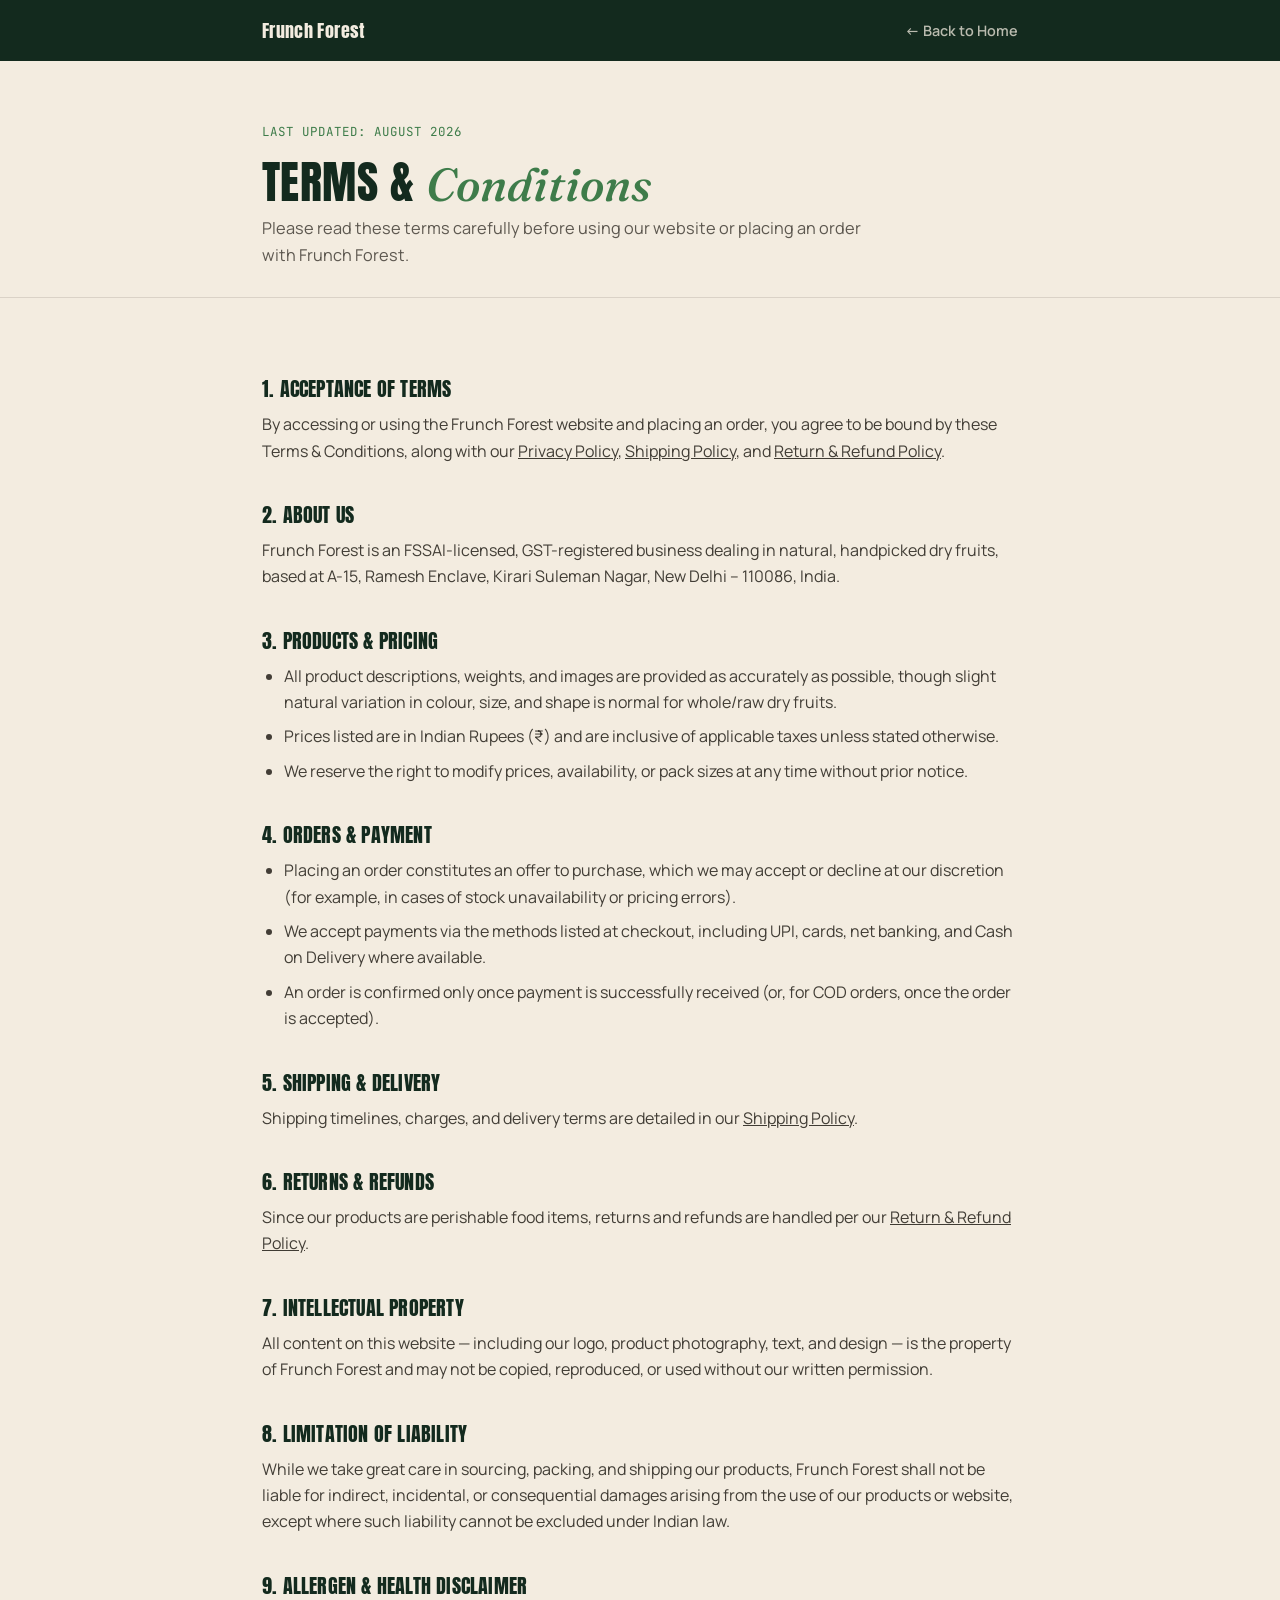
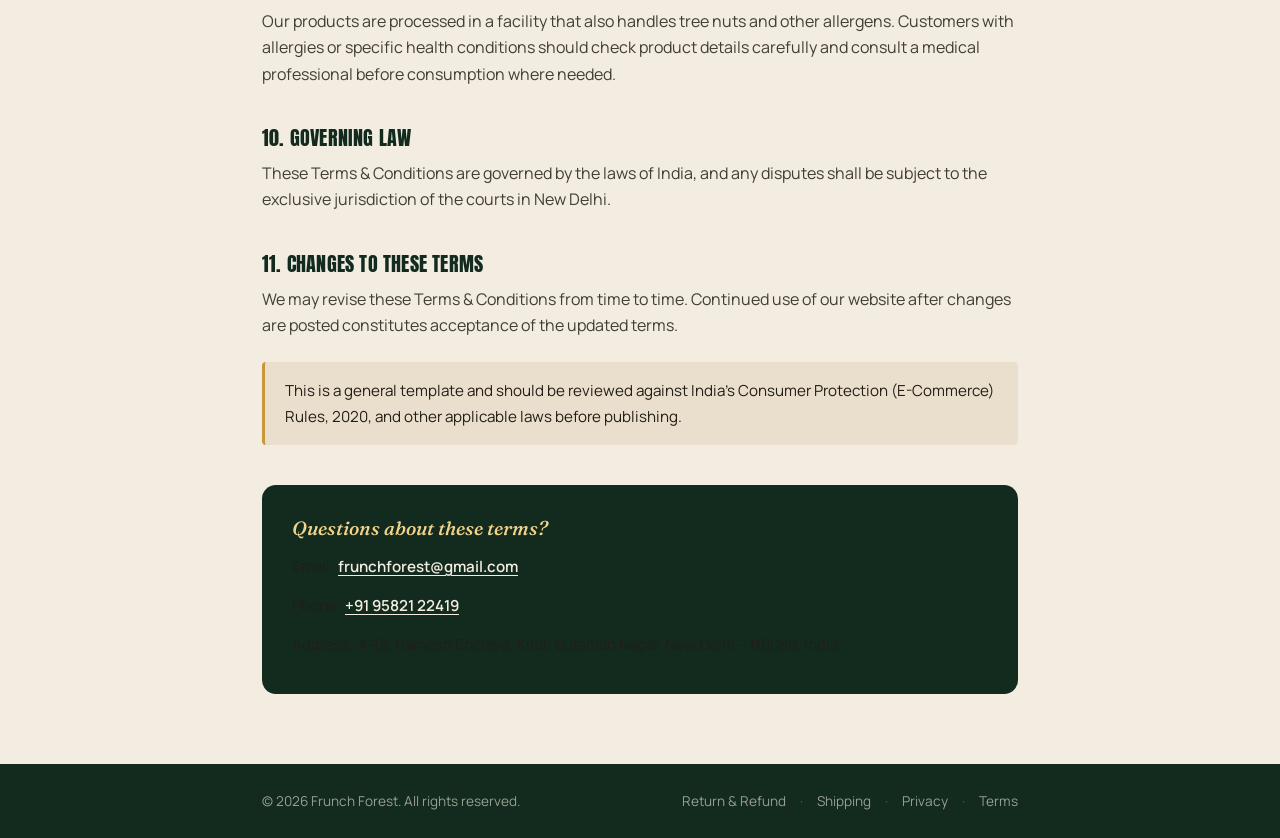
<file: terms-and-conditions.html>
<!DOCTYPE html>
<html lang="en">
<head>
<meta charset="UTF-8">
<meta name="viewport" content="width=device-width, initial-scale=1.0">
<meta name="theme-color" content="#F3ECE0">
<title>Terms &amp; Conditions — Frunch Forest</title>
<link rel="preconnect" href="https://fonts.googleapis.com">
<link href="https://fonts.googleapis.com/css2?family=Anton&family=Fraunces:ital,opsz,wght@0,9..144,400;0,9..144,600;1,9..144,500&family=JetBrains+Mono:wght@400;600&family=Manrope:wght@400;500;600;700&display=swap" rel="stylesheet">
<style>
  :root{
    --forest-dark:#132A1E; --forest-mid:#3E7C4A; --forest-light:#8FBF6E;
    --parchment:#F3ECE0; --parchment-deep:#E9DFCC; --walnut:#5B3A24;
    --amber:#C9973B; --gold-1:#F1D48A; --gold-2:#C9973B; --gold-3:#8B6420;
    --ink:#221E17; --paper-line: rgba(34,30,23,0.12);
  }
  *{box-sizing:border-box; margin:0; padding:0;}
  body{background:var(--parchment); color:var(--ink); font-family:'Manrope', sans-serif; line-height:1.65;}
  a{color:inherit;}
  .wrap{max-width:820px; margin:0 auto; padding:0 32px;}
  @media (max-width:640px){ .wrap{padding:0 20px;} }
  h1,h2{font-family:'Anton', sans-serif; font-weight:400; text-transform:uppercase; letter-spacing:0.01em; line-height:1.05; color:var(--forest-dark);}
  h1{font-size:clamp(2rem,5vw,2.9rem); margin-bottom:6px;}
  h2{font-size:1.25rem; margin:34px 0 12px; padding-top:6px;}
  .accent-serif{font-family:'Fraunces', serif; font-style:italic; font-weight:500; text-transform:none; letter-spacing:0; color:var(--forest-mid);}
  .mono{font-family:'JetBrains Mono', monospace;}

  .topbar{background:var(--forest-dark); padding:16px 0;}
  .topbar .wrap{display:flex; align-items:center; justify-content:space-between;}
  .brand{display:flex; align-items:center; gap:10px; text-decoration:none; color:var(--parchment);}
  .brand .name{font-family:'Anton', sans-serif; font-size:1.1rem; letter-spacing:0.02em;}
  .back-link{color:rgba(243,236,224,0.75); text-decoration:none; font-size:0.9rem; font-weight:600; display:flex; align-items:center; gap:6px; transition:color .2s ease;}
  .back-link:hover{color:var(--gold-1);}

  .policy-hero{padding:56px 0 28px; border-bottom:1px solid var(--paper-line);}
  .policy-hero .updated{font-family:'JetBrains Mono', monospace; font-size:0.78rem; text-transform:uppercase; letter-spacing:0.08em; color:var(--forest-mid); margin-bottom:14px; display:inline-block;}
  .policy-hero p.lede{max-width:60ch; color:rgba(34,30,23,0.72); font-size:1.02rem;}

  .policy-body{padding:40px 0 70px;}
  .policy-body p{margin-bottom:14px; color:rgba(34,30,23,0.85);}
  .policy-body ul{margin:0 0 18px 22px;}
  .policy-body li{margin-bottom:8px; color:rgba(34,30,23,0.85);}
  .policy-body strong{color:var(--forest-dark);}
  .note-box{background:var(--parchment-deep); border-left:3px solid var(--amber); padding:16px 20px; border-radius:4px; margin:24px 0; font-size:0.95rem;}

  .contact-box{background:var(--forest-dark); color:var(--parchment); border-radius:14px; padding:28px 30px; margin-top:40px;}
  .contact-box h3{font-family:'Fraunces', serif; font-style:italic; font-weight:500; font-size:1.2rem; margin-bottom:10px; color:var(--gold-1);}
  .contact-box a{color:var(--parchment); font-weight:600; text-decoration:underline; text-underline-offset:3px;}
  .contact-box ul{list-style:none; margin:0; display:flex; flex-direction:column; gap:6px; font-size:0.95rem;}

  footer.mini-footer{background:var(--forest-dark); color:rgba(243,236,224,0.6); padding:26px 0; font-size:0.85rem;}
  footer.mini-footer .wrap{display:flex; align-items:center; justify-content:space-between; flex-wrap:wrap; gap:10px;}
  footer.mini-footer a{color:rgba(243,236,224,0.6); text-decoration:none;}
  footer.mini-footer a:hover{color:var(--gold-1);}
  footer.mini-footer .legal-links{display:flex; gap:14px; flex-wrap:wrap;}
  footer.mini-footer .legal-links span{color:rgba(243,236,224,0.25);}
</style>
</head>
<body>

<div class="topbar">
  <div class="wrap">
    <a class="brand" href="./index.html"><span class="name">Frunch Forest</span></a>
    <a class="back-link" href="./index.html">← Back to Home</a>
  </div>
</div>

<section class="policy-hero">
  <div class="wrap">
    <span class="updated mono">Last updated: August 2026</span>
    <h1>Terms &amp; <span class="accent-serif">Conditions</span></h1>
    <p class="lede">Please read these terms carefully before using our website or placing an order with Frunch Forest.</p>
  </div>
</section>

<section class="policy-body">
  <div class="wrap">

    <h2>1. Acceptance of Terms</h2>
    <p>By accessing or using the Frunch Forest website and placing an order, you agree to be bound by these Terms &amp; Conditions, along with our <a href="./privacy-policy.html">Privacy Policy</a>, <a href="./shipping-policy.html">Shipping Policy</a>, and <a href="./return-refund-policy.html">Return &amp; Refund Policy</a>.</p>

    <h2>2. About Us</h2>
    <p>Frunch Forest is an FSSAI-licensed, GST-registered business dealing in natural, handpicked dry fruits, based at A-15, Ramesh Enclave, Kirari Suleman Nagar, New Delhi – 110086, India.</p>

    <h2>3. Products &amp; Pricing</h2>
    <ul>
      <li>All product descriptions, weights, and images are provided as accurately as possible, though slight natural variation in colour, size, and shape is normal for whole/raw dry fruits.</li>
      <li>Prices listed are in Indian Rupees (₹) and are inclusive of applicable taxes unless stated otherwise.</li>
      <li>We reserve the right to modify prices, availability, or pack sizes at any time without prior notice.</li>
    </ul>

    <h2>4. Orders &amp; Payment</h2>
    <ul>
      <li>Placing an order constitutes an offer to purchase, which we may accept or decline at our discretion (for example, in cases of stock unavailability or pricing errors).</li>
      <li>We accept payments via the methods listed at checkout, including UPI, cards, net banking, and Cash on Delivery where available.</li>
      <li>An order is confirmed only once payment is successfully received (or, for COD orders, once the order is accepted).</li>
    </ul>

    <h2>5. Shipping &amp; Delivery</h2>
    <p>Shipping timelines, charges, and delivery terms are detailed in our <a href="./shipping-policy.html">Shipping Policy</a>.</p>

    <h2>6. Returns &amp; Refunds</h2>
    <p>Since our products are perishable food items, returns and refunds are handled per our <a href="./return-refund-policy.html">Return &amp; Refund Policy</a>.</p>

    <h2>7. Intellectual Property</h2>
    <p>All content on this website — including our logo, product photography, text, and design — is the property of Frunch Forest and may not be copied, reproduced, or used without our written permission.</p>

    <h2>8. Limitation of Liability</h2>
    <p>While we take great care in sourcing, packing, and shipping our products, Frunch Forest shall not be liable for indirect, incidental, or consequential damages arising from the use of our products or website, except where such liability cannot be excluded under Indian law.</p>

    <h2>9. Allergen &amp; Health Disclaimer</h2>
    <p>Our products are processed in a facility that also handles tree nuts and other allergens. Customers with allergies or specific health conditions should check product details carefully and consult a medical professional before consumption where needed.</p>

    <h2>10. Governing Law</h2>
    <p>These Terms &amp; Conditions are governed by the laws of India, and any disputes shall be subject to the exclusive jurisdiction of the courts in New Delhi.</p>

    <h2>11. Changes to These Terms</h2>
    <p>We may revise these Terms &amp; Conditions from time to time. Continued use of our website after changes are posted constitutes acceptance of the updated terms.</p>

    <div class="note-box">This is a general template and should be reviewed against India's Consumer Protection (E-Commerce) Rules, 2020, and other applicable laws before publishing.</div>

    <div class="contact-box">
      <h3>Questions about these terms?</h3>
      <ul>
        <li>Email: <a href="mailto:frunchforest@gmail.com">frunchforest@gmail.com</a></li>
        <li>Phone: <a href="tel:+919582122419">+91 95821 22419</a></li>
        <li>Address: A-15, Ramesh Enclave, Kirari Suleman Nagar, New Delhi – 110086, India</li>
      </ul>
    </div>

  </div>
</section>

<footer class="mini-footer">
  <div class="wrap">
    <span>© 2026 Frunch Forest. All rights reserved.</span>
    <span class="legal-links">
      <a href="./return-refund-policy.html">Return &amp; Refund</a><span>·</span>
      <a href="./shipping-policy.html">Shipping</a><span>·</span>
      <a href="./privacy-policy.html">Privacy</a><span>·</span>
      <a href="./terms-and-conditions.html">Terms</a>
    </span>
  </div>
</footer>

</body>
</html>
</file>
